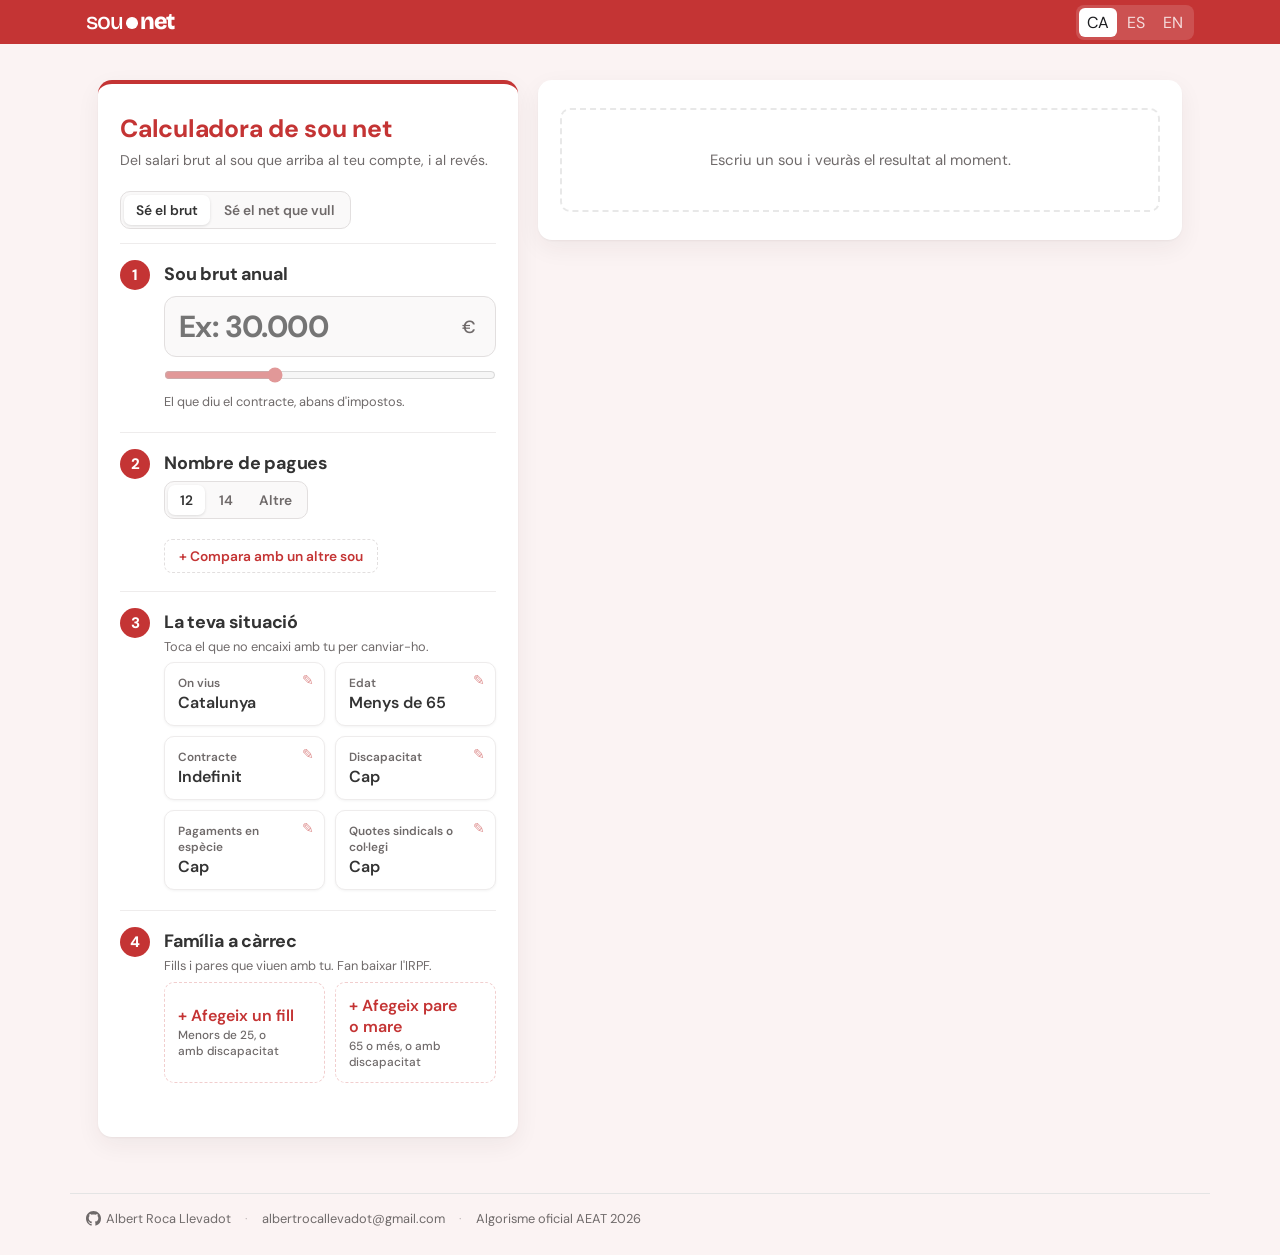
<file: frontend/index.html>
<!DOCTYPE html>
<html lang="ca">
<head>
    <meta charset="UTF-8">
    <meta name="viewport" content="width=device-width, initial-scale=1.0">
    <title>Calculadora de sou net</title>
    <meta name="description" content="Del sou brut al net (i al revés) amb l'IRPF real de 2026 i el que veuràs a la nòmina.">
    <link rel="icon" type="image/svg+xml" href="logo.svg">
    <link rel="icon" type="image/x-icon" href="logo.ico" sizes="any">
    <link rel="preconnect" href="https://fonts.googleapis.com">
    <link href="https://fonts.googleapis.com/css2?family=DM+Sans:wght@400;500;600;700;800&display=swap" rel="stylesheet">
    <link href="https://fonts.googleapis.com/css2?family=Bricolage+Grotesque:opsz,wght@12..96,500;12..96,800&text=sounet&display=swap" rel="stylesheet">
    <link rel="stylesheet" href="style.css">
</head>
<body>
    <nav class="navbar" id="navbar"></nav>

    <div class="page-wrapper">
        <div class="main-grid">
            <div class="form-panel">
                <div id="formIntro"></div>
                <form id="calcForm" onsubmit="return false" novalidate>
                    <div id="amountBlock" style="display:contents"></div>
                    <div id="profileFields" style="display:contents"></div>
                </form>
            </div>

            <div class="result-panel">
                <div class="result-placeholder" id="resultPlaceholder"></div>
                <div id="result" aria-live="polite"></div>
                <div id="walkthrough"></div>
            </div>
        </div>
    </div>

    <button type="button" class="result-dock" id="resultDock" hidden></button>

    <footer class="site-footer" id="site-footer"></footer>

    <script src="shared.js"></script>
    <script src="profile.js"></script>
    <script src="walkthrough.js"></script>
    <script src="charts.js"></script>
    <script src="app.js"></script>
</body>
</html>
</file>
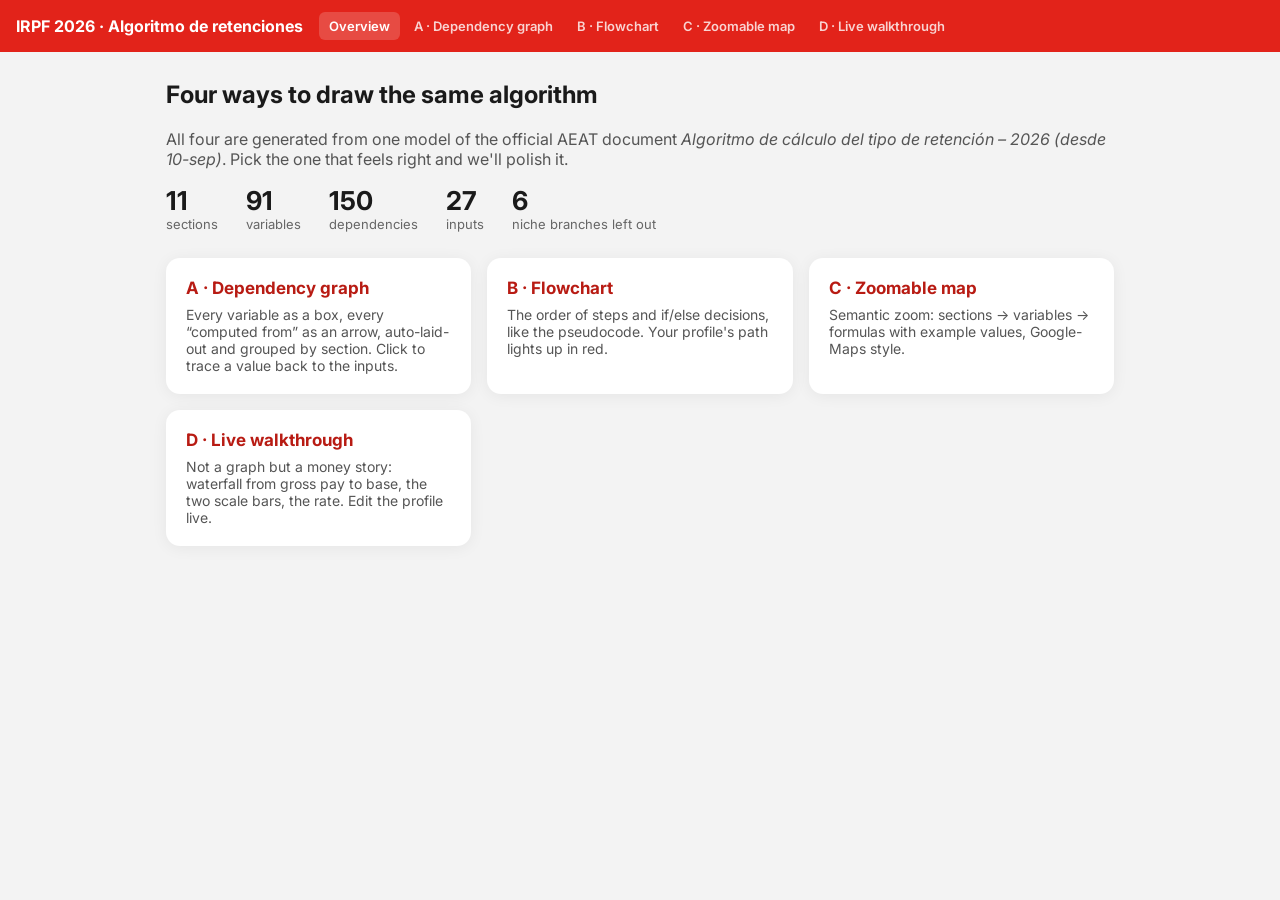
<file: frontend/algoritmo/index.html>
<!DOCTYPE html>
<html lang="en">
<head>
<meta charset="UTF-8"><meta name="viewport" content="width=device-width, initial-scale=1.0">
<title>IRPF Algorithm Diagrams</title>
<link href="https://fonts.googleapis.com/css2?family=Inter:wght@400;500;600;700&display=swap" rel="stylesheet">
<link rel="stylesheet" href="proto.css">
<style>
  main { max-width: 980px; margin: 0 auto; padding: 28px 16px; }
  .grid { display: grid; grid-template-columns: repeat(auto-fill, minmax(280px, 1fr)); gap: 16px; }
  a.tile { display: block; background: #fff; border-radius: 14px; padding: 18px; text-decoration: none; color: inherit; box-shadow: 0 2px 16px rgba(0,0,0,.06); border: 2px solid transparent; }
  a.tile:hover { border-color: var(--primary); }
  a.tile b { font-size: 17px; color: var(--primary-dark); } a.tile p { color: #555; font-size: 14px; margin: 8px 0 0; }
  .stat { display: flex; gap: 28px; margin: 16px 0 26px; flex-wrap: wrap; } .stat div { font-size: 13px; color: var(--muted); } .stat b { display: block; font-size: 26px; color: var(--text); }
</style>
</head>
<body>
<main>
  <h2 style="margin-top:0">Four ways to draw the same algorithm</h2>
  <div style="color:#555">All four are generated from one model of the official AEAT document <i>Algoritmo de cálculo del tipo de retención – 2026 (desde 10-sep)</i>. Pick the one that feels right and we'll polish it.</div>
  <div class="stat" id="stat"></div>
  <div class="grid">
    <a class="tile" href="dataflow.html"><b>A · Dependency graph</b><p>Every variable as a box, every “computed from” as an arrow, auto-laid-out and grouped by section. Click to trace a value back to the inputs.</p></a>
    <a class="tile" href="flowchart.html"><b>B · Flowchart</b><p>The order of steps and if/else decisions, like the pseudocode. Your profile's path lights up in red.</p></a>
    <a class="tile" href="zoommap.html"><b>C · Zoomable map</b><p>Semantic zoom: sections → variables → formulas with example values, Google-Maps style.</p></a>
    <a class="tile" href="waterfall.html"><b>D · Live walkthrough</b><p>Not a graph but a money story: waterfall from gross pay to base, the two scale bars, the rate. Edit the profile live.</p></a>
  </div>
</main>
<script src="data.js"></script><script src="calc.js"></script><script src="nav.js"></script>
<script>
const n = IRPF.nodes, e = n.reduce((s, x) => s + x.deps.length, 0);
document.getElementById('stat').innerHTML = `<div><b>${IRPF.stages.length}</b>sections</div><div><b>${n.length}</b>variables</div><div><b>${e}</b>dependencies</div><div><b>${n.filter(x => x.kind === 'input').length}</b>inputs</div><div><b>${Object.values(IRPF.topics).filter(t => t.excluded).length}</b>niche branches left out</div>`;
</script>
</body>
</html>
</file>
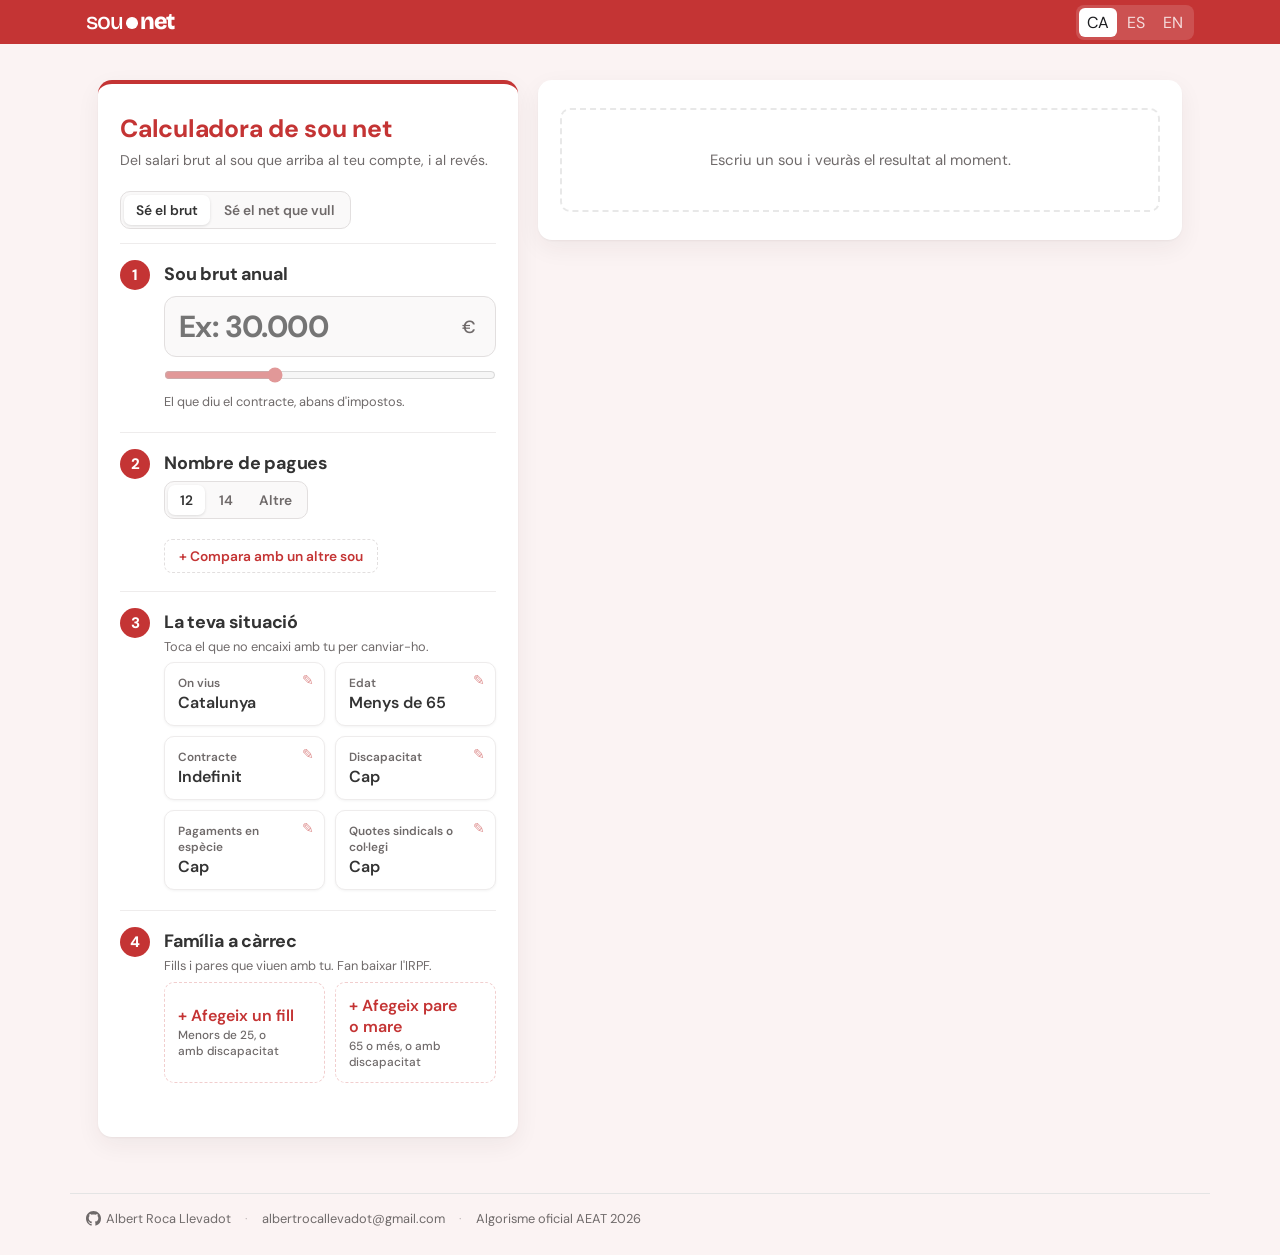
<file: frontend/increment.html>
<!DOCTYPE html>
<html lang="ca">
<head>
    <meta charset="UTF-8">
    <title>Calculadora de sou net</title>
    <!-- Pàgina antiga: ara tot és a index.html -->
    <script>location.replace('index.html' + location.search + location.hash);</script>
    <meta http-equiv="refresh" content="0; url=index.html">
</head>
<body><a href="index.html">Calculadora de sou net</a></body>
</html>
</file>
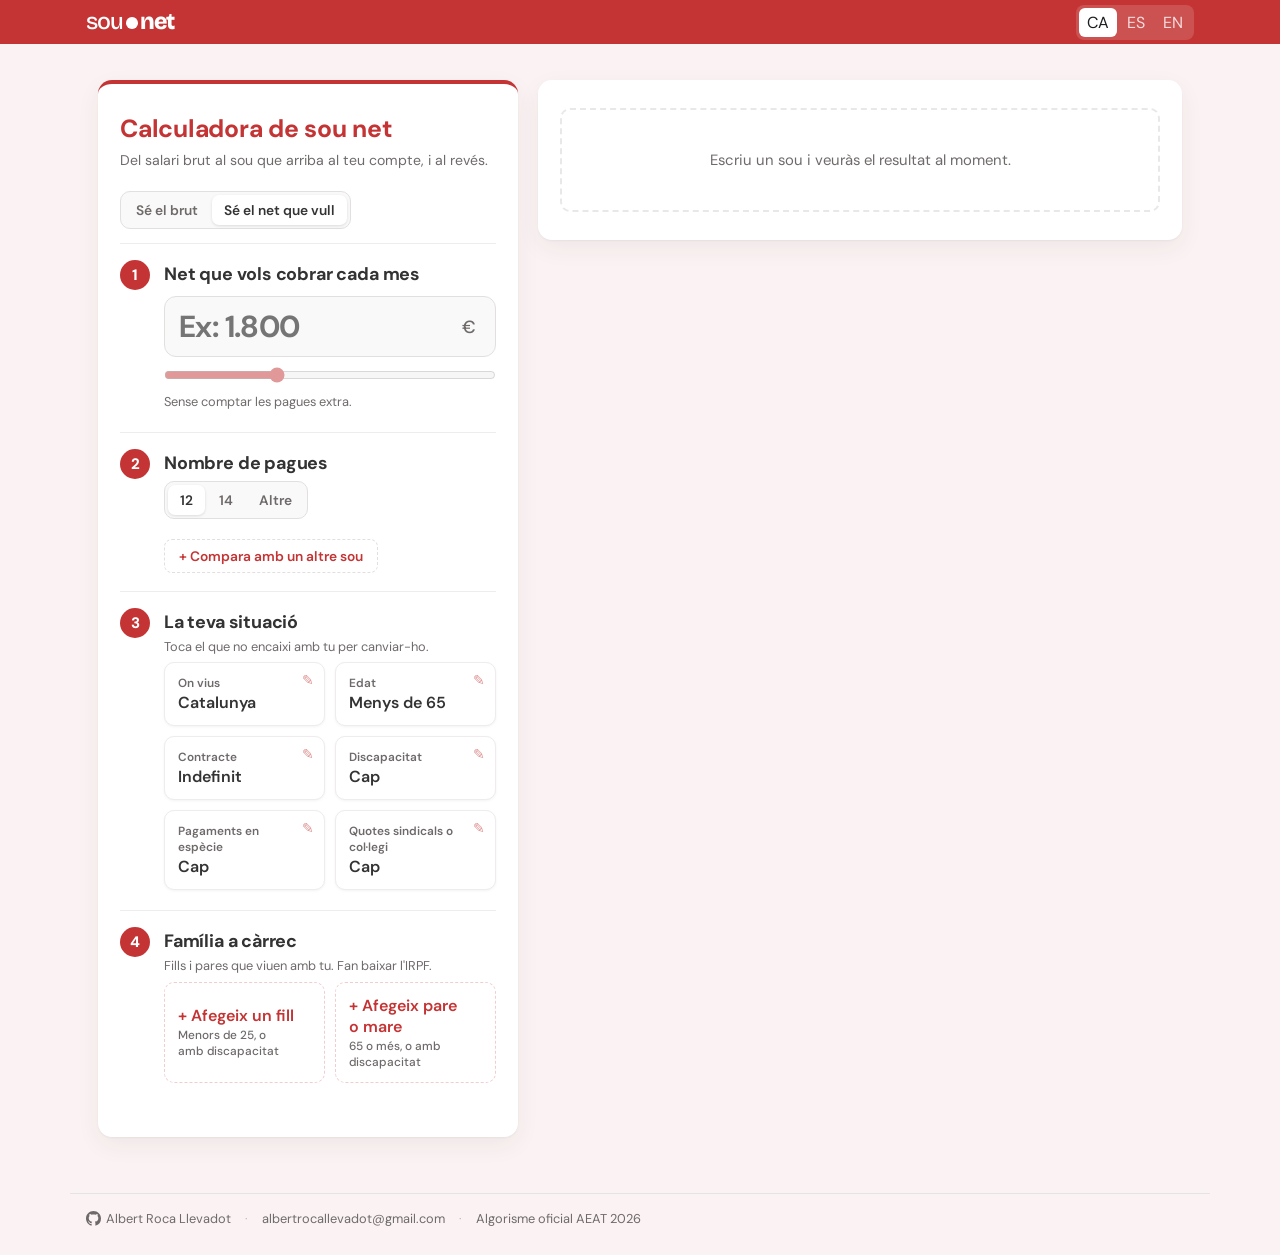
<file: frontend/net-brut.html>
<!DOCTYPE html>
<html lang="ca">
<head>
    <meta charset="UTF-8">
    <title>Calculadora de sou net</title>
    <!-- Pàgina antiga: ara tot és a index.html -->
    <script>location.replace('index.html' + (location.search || '?m=net') + location.hash);</script>
    <meta http-equiv="refresh" content="0; url=index.html">
</head>
<body><a href="index.html">Calculadora de sou net</a></body>
</html>
</file>
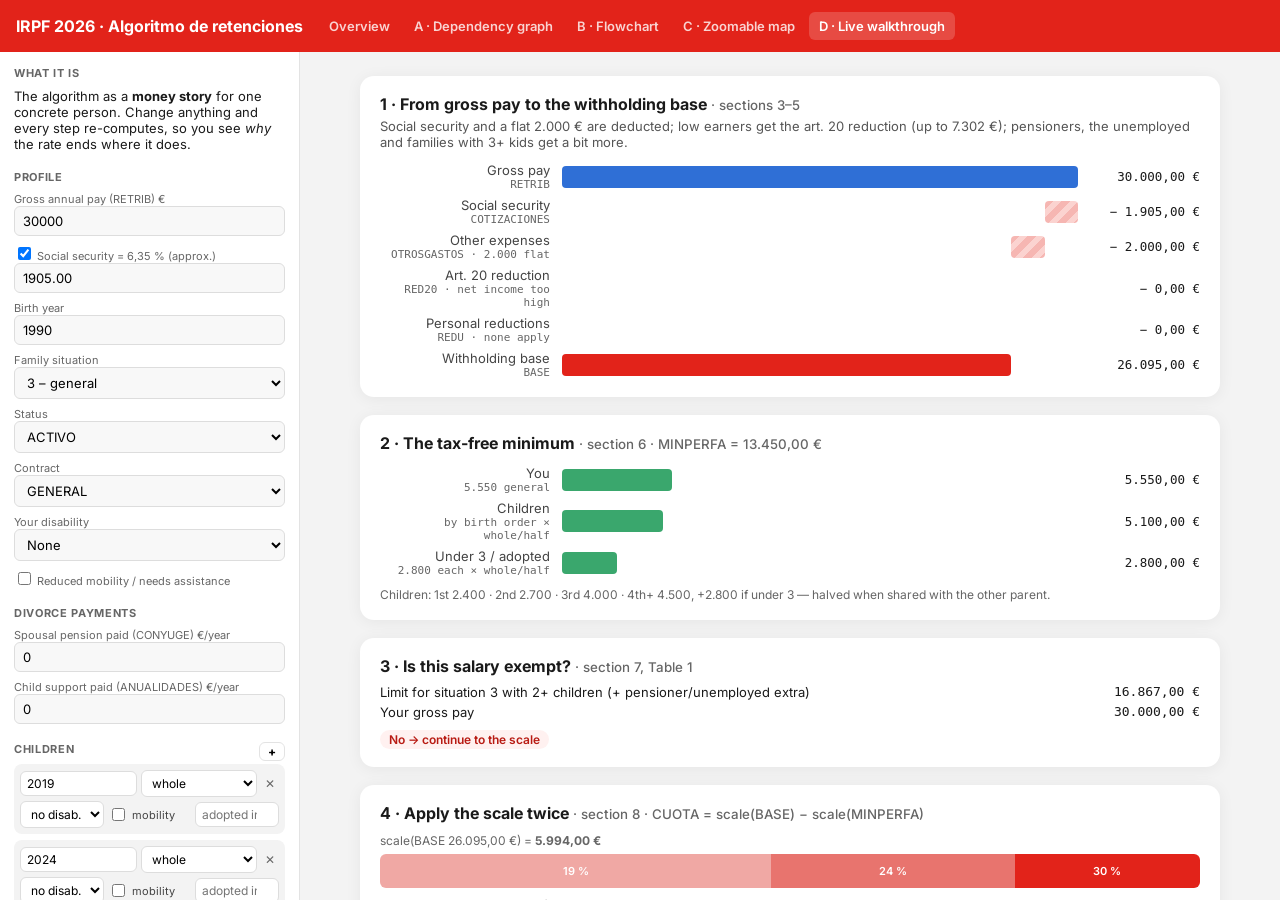
<file: frontend/algoritmo/waterfall.html>
<!DOCTYPE html>
<html lang="en">
<head>
<meta charset="UTF-8"><meta name="viewport" content="width=device-width, initial-scale=1.0">
<title>D · Live walkthrough</title>
<link href="https://fonts.googleapis.com/css2?family=Inter:wght@400;500;600;700&display=swap" rel="stylesheet">
<link rel="stylesheet" href="proto.css">
<style>
  .main { flex: 1; overflow-y: auto; padding: 24px; }
  .wrap { max-width: 860px; margin: 0 auto; }
  .card { background: #fff; border-radius: 14px; box-shadow: 0 2px 16px rgba(0,0,0,.06); padding: 18px 20px; margin-bottom: 18px; }
  .card h2 { margin: 0 0 4px; font-size: 16px; } .card h2 small { color: var(--muted); font-weight: 500; }
  .wf { display: grid; grid-template-columns: 170px 1fr 110px; gap: 6px 12px; align-items: center; margin-top: 12px; font-size: 13px; }
  .wf .lab { text-align: right; color: #444; } .wf .lab code { font-size: 11px; color: var(--muted); display: block; }
  .wf .track { position: relative; height: 22px; }
  .wf .bar { position: absolute; top: 0; height: 100%; border-radius: 4px; transition: all .35s; }
  .wf .num { font-family: var(--mono); font-size: 12.5px; text-align: right; }
  .neg { background: repeating-linear-gradient(135deg, #f6b6b2 0 6px, #fbd3d0 6px 12px); }
  .tot { background: var(--primary); } .start { background: #2f6fd6; } .min { background: #3aa76d; }
  .brk { display: flex; height: 34px; border-radius: 6px; overflow: hidden; margin: 6px 0 2px; }
  .brk div { display: flex; align-items: center; justify-content: center; font-size: 11px; color: #fff; font-weight: 600; white-space: nowrap; overflow: hidden; transition: flex .35s; }
  .rowlab { font-size: 12px; color: var(--muted); margin-top: 10px; }
  .big { font-size: 34px; font-weight: 800; color: var(--primary); }
  .kv { display: grid; grid-template-columns: 1fr auto; gap: 4px 12px; font-size: 13px; margin-top: 8px; } .kv span:nth-child(even) { font-family: var(--mono); text-align: right; }
  .f label { display: block; font-size: 11px; color: var(--muted); margin-top: 8px; }
  .person { background: var(--bg); border-radius: 8px; padding: 6px; margin-top: 6px; display: grid; grid-template-columns: 1fr 1fr auto; gap: 4px; align-items: center; font-size: 12px; }
  .person .row2 { grid-column: 1 / -1; display: grid; grid-template-columns: 1fr 1fr 1fr; gap: 4px; align-items: center; }
  .person input, .person select { padding: 4px 6px; font-size: 12px; background: #fff; }
  .person .ck { display: flex; align-items: center; gap: 4px; margin: 0; font-size: 11px; color: #444; }
  .sub { display: block; font-size: 11px; color: var(--muted); font-weight: 400; }
  .x { cursor: pointer; color: var(--muted); padding: 0 4px; }
  .pill { display: inline-block; border-radius: 99px; padding: 2px 9px; font-size: 12px; font-weight: 600; }
</style>
</head>
<body>
<div class="layout">
  <aside class="side f">
    <h3>What it is</h3>
    <div>The algorithm as a <b>money story</b> for one concrete person. Change anything and every step re-computes, so you see <i>why</i> the rate ends where it does.</div>
    <h3>Profile</h3>
    <label>Gross annual pay (RETRIB) €</label><input type="number" id="RETRIB" value="30000" step="500">
    <label><input type="checkbox" id="autoss" checked style="width:auto"> Social security = 6,35 % (approx.)</label>
    <input type="number" id="COTIZACIONES" value="1905" step="50">
    <label>Birth year</label><input type="number" id="ANYOPER" value="1990">
    <label>Family situation</label><select id="SITUFAM"><option value="3">3 – general</option><option value="2">2 – spouse earns ≤ 1.500 €</option><option value="1">1 – single parent</option></select>
    <label>Status</label><select id="SITUPER"><option>ACTIVO</option><option>PENSIONISTA</option><option>DESEMPLEADO</option></select>
    <label>Contract</label><select id="CONTRATO"><option>GENERAL</option><option value="INFERIORANYO">INFERIOR A UN AÑO</option></select>
    <label>Your disability</label><select id="DISCAPER"><option value="NO">None</option><option value="33">33–65 %</option><option value="65">≥ 65 %</option></select>
    <label><input type="checkbox" id="MOVILPER" style="width:auto"> Reduced mobility / needs assistance</label>
    <h3>Divorce payments</h3>
    <label>Spousal pension paid (CONYUGE) €/year</label><input type="number" id="CONYUGE" value="0" step="100" min="0">
    <label>Child support paid (ANUALIDADES) €/year</label><input type="number" id="ANUALIDADES" value="0" step="100" min="0">
    <h3>Children <button class="btn" id="addKid" style="float:right;padding:1px 8px">+</button></h3>
    <div id="kids"></div>
    <h3>Ascendants <button class="btn" id="addAsc" style="float:right;padding:1px 8px">+</button></h3>
    <div id="ascs"></div>
  </aside>
  <main class="main"><div class="wrap" id="out"></div></main>
</div>
<script src="data.js"></script><script src="calc.js"></script><script src="nav.js"></script>
<script>
let kids = [{ year: 2019, entero: true, disc: 'NO' }, { year: 2024, entero: true, disc: 'NO' }], ascs = [];
const $ = id => document.getElementById(id);
const eur = v => (+v).toLocaleString('es-ES', { minimumFractionDigits: 2, maximumFractionDigits: 2, useGrouping: 'always' }) + ' €';
const BCOL = ['#f0a8a4', '#e8746e', '#e2231a', '#b81b13', '#7d120d', '#4a0a07'];

const DISC = d => `<option value="NO" ${d === 'NO' ? 'selected' : ''}>no disab.</option><option value="33" ${d === '33' ? 'selected' : ''}>33–65 %</option><option value="65" ${d === '65' ? 'selected' : ''}>≥ 65 %</option>`;
function people() {
  $('kids').innerHTML = kids.map((k, i) => `<div class="person">
    <input type="number" value="${k.year}" title="birth year" data-k="${i}" data-f="year">
    <select data-k="${i}" data-f="entero"><option value="1" ${k.entero ? 'selected' : ''}>whole</option><option value="0" ${k.entero ? '' : 'selected'}>half (shared)</option></select><span class="x" data-dk="${i}">✕</span>
    <div class="row2"><select data-k="${i}" data-f="disc">${DISC(k.disc)}</select>
    <label class="ck"><input type="checkbox" data-k="${i}" data-f="movil" ${k.movil ? 'checked' : ''}>mobility</label>
    <input type="number" placeholder="adopted in" title="adoption / foster year (optional)" value="${k.adopt || ''}" data-k="${i}" data-f="adopt"></div></div>`).join('') || '<i style="color:#999">none</i>';
  $('ascs').innerHTML = ascs.map((a, i) => `<div class="person">
    <input type="number" value="${a.year}" title="birth year" data-a="${i}" data-f="year">
    <input type="number" min="1" value="${a.conv}" title="number of descendants the ascendant lives with" data-a="${i}" data-f="conv"><span class="x" data-da="${i}">✕</span>
    <div class="row2"><select data-a="${i}" data-f="disc">${DISC(a.disc)}</select>
    <label class="ck"><input type="checkbox" data-a="${i}" data-f="movil" ${a.movil ? 'checked' : ''}>mobility</label><span></span></div></div>`).join('') || '<i style="color:#999">none</i>';
  const val = e => e.type === 'checkbox' ? e.checked : e.dataset.f === 'entero' ? e.value === '1' : e.dataset.f === 'disc' ? e.value : (+e.value || 0);
  document.querySelectorAll('[data-k]').forEach(e => e.onchange = () => { kids[e.dataset.k][e.dataset.f] = val(e); go(); });
  document.querySelectorAll('[data-a]').forEach(e => e.onchange = () => { const v = val(e); ascs[e.dataset.a][e.dataset.f] = e.dataset.f === 'conv' ? Math.max(1, v) : v; go(); });
  document.querySelectorAll('[data-dk]').forEach(e => e.onclick = () => { kids.splice(e.dataset.dk, 1); people(); go(); });
  document.querySelectorAll('[data-da]').forEach(e => e.onclick = () => { ascs.splice(e.dataset.da, 1); people(); go(); });
}
$('addKid').onclick = () => { kids.push({ year: 2015, entero: true, disc: 'NO' }); people(); go(); };
$('addAsc').onclick = () => { ascs.push({ year: 1950, conv: 1, disc: 'NO', movil: false }); people(); go(); };

function brackets(x) {
  const S = IRPFcalc.SCALE, out = [];
  for (let i = 0; i < S.length; i++) { const lo = S[i][0], hi = S[i + 1] ? S[i + 1][0] : Infinity; if (x > lo) out.push({ i, amt: Math.min(x, hi) - lo, rate: S[i][2] }); }
  return out;
}
function brkBar(x, max) {
  const b = brackets(x);
  return `<div class="brk" style="width:${Math.max(4, x / max * 100)}%">${b.map(s => `<div style="flex:${s.amt};background:${BCOL[s.i]}" title="${eur(s.amt)} × ${s.rate * 100} %">${(s.rate * 100).toFixed(0)} %</div>`).join('')}</div>`;
}

function go() {
  if ($('autoss').checked) $('COTIZACIONES').value = (+$('RETRIB').value * 0.0635).toFixed(2);
  const p = { RETRIB: +$('RETRIB').value, COTIZACIONES: +$('COTIZACIONES').value, ANYOPER: +$('ANYOPER').value, SITUFAM: +$('SITUFAM').value,
    SITUPER: $('SITUPER').value, CONTRATO: $('CONTRATO').value, DISCAPER: $('DISCAPER').value, MOVILPER: $('MOVILPER').checked,
    CONYUGE: +$('CONYUGE').value || 0, ANUALIDADES: +$('ANUALIDADES').value || 0,
    children: kids.map(k => ({ ...k })), ascendants: ascs.map(a => ({ ...a })) };
  const v = IRPFcalc.run(p), R = p.RETRIB;
  // waterfall
  const steps = [
    ['Gross pay', 'RETRIB', R, 'start'],
    ['Social security', 'COTIZACIONES', -p.COTIZACIONES],
    ['Other expenses', 'OTROSGASTOS', -v.OTROSGASTOS, null, v.INCREGASDISTRA ? `2.000 + ${eur(v.INCREGASDISTRA)} disabled worker` : '2.000 flat'],
    ['Art. 20 reduction', 'RED20', -v.RED20, null, v.RED20 ? 'net income ≤ 19.747,50' : 'net income too high'],
    ['Personal reductions', 'REDU', -(v.RNTREDU - v.BASE), null, [v.PENSION && 'pensioner 600', v.DESEM && 'unemployed 1.200', v.HIJOS && '3+ children 600', p.CONYUGE && 'spousal pension ' + eur(p.CONYUGE)].filter(Boolean).join(' · ') || 'none apply'],
    ['Withholding base', 'BASE', v.BASE, 'tot'],
  ];
  let run = 0;
  const wf = steps.map(([l, c, val, t, sub]) => {
    let left, w;
    if (t) { left = 0; w = val; run = val; } else { w = -val; run += val; left = run; }
    return `<div class="lab">${l}<code>${c}${sub ? ' · ' + sub : ''}</code></div><div class="track"><div class="bar ${t || 'neg'}" style="left:${left / R * 100}%;width:${Math.max(0, w) / R * 100}%"></div></div><div class="num">${t ? '' : '− '}${eur(Math.abs(val))}</div>`;
  }).join('');

  const minParts = [
    ['You', v.MINCON, v.PER65 ? `5.550 + ${v.PER75 ? '1.150 + 1.400 (≥ 75)' : '1.150 (≥ 65)'}` : '5.550 general'],
    ['Children', v.MINDESG, 'by birth order × whole/half'],
    ['Under 3 / adopted', v.MINDES3, '2.800 each × whole/half'],
    ['Ascendants', v.MINAS, '1.150 (+1.400 ≥ 75) ÷ people sharing'],
    ['Your disability', v.MINDISC, '3.000 / 9.000 (+3.000 assistance)'],
    ['Family disability', v.MDISDEAS, 'children × weight, ascendants ÷ sharing'],
  ].filter(x => x[1] > 0);
  const anu = p.ANUALIDADES > 0 && v.BASE - p.ANUALIDADES > 0;
  const maxB = Math.max(v.BASE, v.MINPERFA + (anu ? 1980 : 0), 1);
  const preCap = Math.max(0, v.CUOTA1 - v.CUOTA2);
  const capped = typeof v.LIMITE === 'number' && preCap > v.LIMITE && !v.EXENTOS;

  $('out').innerHTML = `
  <div class="card"><h2>1 · From gross pay to the withholding base <small>· sections 3–5</small></h2>
    <div style="font-size:13px;color:#555">Social security and a flat 2.000 € are deducted; low earners get the art. 20 reduction (up to 7.302 €); pensioners, the unemployed and families with 3+ kids get a bit more.</div>
    <div class="wf">${wf}</div></div>

  <div class="card"><h2>2 · The tax-free minimum <small>· section 6 · MINPERFA = ${eur(v.MINPERFA)}</small></h2>
    <div class="wf">${minParts.map(([l, x, sub]) => `<div class="lab">${l}<code>${sub}</code></div><div class="track"><div class="bar min" style="left:0;width:${x / maxB * 100}%"></div></div><div class="num">${eur(x)}</div>`).join('')}</div>
    ${v.MINDES ? `<div class="rowlab">Children: 1st 2.400 · 2nd 2.700 · 3rd 4.000 · 4th+ 4.500, +2.800 if under 3 — halved when shared with the other parent.</div>` : ''}</div>

  <div class="card"><h2>3 · Is this salary exempt? <small>· section 7, Table 1</small></h2>
    <div class="kv"><span>Limit for situation ${p.SITUFAM} with ${Math.min(v.NUMDES, 2)}${v.NUMDES >= 2 ? '+' : ''} children (+ pensioner/unemployed extra)</span><span>${typeof v.TABLA1 === 'number' ? eur(v.TABLA1 + v.PENSION + v.DESEM) : 'n/a'}</span>
    <span>Your gross pay</span><span>${eur(R)}</span></div>
    <div style="margin-top:8px"><span class="pill" style="background:${v.EXENTOS ? '#e5f6ec;color:#1f7a47' : '#fff1f0;color:#b81b13'}">${v.EXENTOS ? 'Yes → no withholding (cuota = 0)' : 'No → continue to the scale'}</span></div></div>

  <div class="card"><h2>4 · Apply the scale twice <small>· section 8 · CUOTA = scale(BASE) − scale(MINPERFA)</small></h2>
    ${anu ? `<div class="rowlab">Child support splits the base: scale(BASE − ANUALIDADES ${eur(v.BASE - p.ANUALIDADES)}) + scale(ANUALIDADES ${eur(p.ANUALIDADES)}) = <b>${eur(v.CUOTA1)}</b> — both halves restart at 19 %</div>${brkBar(v.BASE - p.ANUALIDADES, maxB)}${brkBar(p.ANUALIDADES, maxB)}`
      : `<div class="rowlab">scale(BASE ${eur(v.BASE)}) = <b>${eur(v.CUOTA1)}</b></div>${brkBar(v.BASE, maxB)}`}
    <div class="rowlab">scale(MINPERFA ${eur(v.MINPERFA)}${anu ? ' + 1.980' : ''}) = <b>${eur(v.CUOTA2)}</b> — the minimum is “taxed” at the lowest brackets and given back</div>${brkBar(v.MINPERFA + (anu ? 1980 : 0), maxB)}
    <div class="kv"><span>Difference</span><span>${eur(preCap)}</span>
    ${typeof v.LIMITE === 'number' ? `<span>43 % cap (pay ≤ 35.200): 0,43 × (pay − Table 1 limit)</span><span>${eur(Math.max(0, v.LIMITE))}${capped ? ' ← applies' : ''}</span>` : ''}
    <span><b>CUOTA</b></span><span><b>${eur(v.CUOTA)}</b></span></div></div>

  <div class="card"><h2>5 · The rate <small>· section 9</small></h2>
    <div class="kv"><span>CUOTA / RETRIB × 100, truncated to 2 decimals</span><span>${v.TIPORAW.toFixed(2)} %</span>
    ${v.TIPO !== v.TIPORAW ? `<span>Contract floor (${p.CONTRATO === 'ESPECIAL' ? '15 %' : '2 %'})</span><span>${v.TIPO.toFixed(2)} %</span>` : ''}</div>
    <div style="display:flex;gap:40px;margin-top:12px;align-items:baseline"><div><div class="rowlab">TIPO</div><div class="big">${v.TIPO.toFixed(2)} %</div></div>
    <div><div class="rowlab">IMPORTE (per year)</div><div class="big" style="font-size:26px">${eur(v.IMPORTE)}</div></div>
    <div><div class="rowlab">per month (×14)</div><div class="big" style="font-size:22px;color:#555">${eur(v.IMPORTE / 14)}</div></div></div></div>`;
}
document.querySelectorAll('aside input, aside select').forEach(e => e.addEventListener('input', go));
people(); go();
</script>
</body>
</html>
</file>
<file: frontend/style.css>
:root {
    /* Paleta "Refined": vermell a l'estil de Softcatalà, reservat per a la marca i per als impostos */
    --primary: #c43434;
    --primary-dark: #a12a2a;
    --primary-light: #fbf2f1;
    --primary-border: #efd3d0;
    --ink: #333333;
    --bg: #f5f4f3;
    --card: #ffffff;
    --shadow: 0 1px 2px rgba(51,40,40,0.05), 0 8px 24px rgba(51,40,40,0.06);
    --radius: 14px;
    --input-bg: #faf9f9;
    --input-border: #e2dfdf;
    --line: #eeecec;
    --text: #333333;
    --text-muted: #6f6a6a;
    --soft: #f8f7f6;
    --navbar-h: 50px;
    --c-net: #2f7a5f;
    --c-ss: #d9a03f;
    --c-irpf: #c43434;
    --c-esp: #8a8f98;
}

*, *::before, *::after { box-sizing: border-box; }

html, body {
    margin: 0;
    padding: 0;
    min-height: 100vh;
    font-family: 'DM Sans', Helvetica, Arial, sans-serif;
    background: var(--bg);
    color: var(--text);
}

/* ---- Navbar ---- */
.navbar {
    background: var(--primary);
    position: sticky;
    top: 0;
    z-index: 100;
    box-shadow: 0 2px 8px rgba(0,0,0,0.2);
}
.navbar-inner {
    max-width: 1140px;
    margin: 0 auto;
    display: flex;
    align-items: center;
    justify-content: space-between;
    padding: 0 16px;
}
.navbar-links {
    display: flex;
    align-items: center;
    min-width: 0;
}
.navbar a {
    color: rgba(255,255,255,0.8);
    text-decoration: none;
    font-weight: 600;
    font-size: 0.93em;
    padding: 0.8em 1.1em;
    border-bottom: 3px solid transparent;
    transition: color 0.15s, border-color 0.15s;
    display: inline-block;
    letter-spacing: 0.01em;
    white-space: nowrap;
}
.navbar a.active,
.navbar a:hover {
    color: #fff;
    border-bottom-color: rgba(255,255,255,0.6);
}
@media (max-width: 480px) {
    .navbar-inner { padding: 0 6px; }
    .navbar a { font-size: 0.84em; padding: 0.95em 0.65em; }
}

/* ---- Page layout ---- */
.page-wrapper {
    max-width: 1140px;
    margin: 0 auto;
    padding: 24px 16px 56px;
}

/* Evita que la navbar sticky tapi l'inici dels resultats en fer scroll */
.result-panel { scroll-margin-top: calc(var(--navbar-h) + 16px); }

.main-grid {
    display: flex;
    flex-direction: column;
    gap: 20px;
}

@media (min-width: 768px) and (orientation: landscape),
       (min-width: 1024px) {
    .page-wrapper { padding: 36px 28px 56px; }
    .main-grid { flex-direction: row; align-items: flex-start; }
    .form-panel { flex: 0 0 420px; }
    .result-panel {
        flex: 1 1 0;
        min-width: 0;
        position: sticky;
        top: calc(var(--navbar-h) + 14px);
        max-height: calc(100vh - var(--navbar-h) - 28px);
        overflow-y: auto;
    }
}

/* ---- Panels ---- */
.form-panel,
.result-panel {
    background: var(--card);
    border-radius: var(--radius);
    box-shadow: var(--shadow);
    padding: 28px 22px;
}

h1 {
    color: var(--primary);
    font-size: 1.55em;
    font-weight: 700;
    margin: 0 0 22px 0;
    letter-spacing: -0.01em;
}
h1:has(+ .page-subtitle) { margin-bottom: 6px; }

.page-subtitle {
    margin: 0 0 22px 0;
    font-size: 0.88em;
    color: var(--text-muted);
    font-weight: 400;
}

/* ---- Empty state ---- */
.result-placeholder {
    color: var(--text-muted);
    text-align: center;
    padding: 40px 16px;
    font-size: 0.93em;
    border: 2px dashed #e8e8e8;
    border-radius: 10px;
}

/* ---- Form ---- */
form {
    display: flex;
    flex-direction: column;
    gap: 16px;
}

.form-row {
    display: flex;
    flex-direction: column;
    gap: 6px;
}

label {
    font-weight: 500;
    font-size: 0.88em;
    color: #444;
    display: block;
    letter-spacing: 0.01em;
}
.req { color: var(--primary); }

.group-title {
    font-weight: 600;
    font-size: 0.9em;
    margin-bottom: 6px;
}
.group-title + .field-hint { margin-bottom: 8px; }

.grup-collapsed {
    background: var(--input-bg);
    border: 1.5px solid var(--input-border);
    border-radius: 8px;
    padding: 10px 12px;
    font-size: 0.9em;
    color: var(--text-muted);
}
.grup-collapsed[hidden], select[hidden], .field-hint[hidden], .form-row[hidden] { display: none; }
.grup-ok { color: #1a7f37; font-weight: 700; margin-right: 4px; }

input[type="number"],
input[type="text"],
select {
    width: 100%;
    padding: 10px 12px;
    border-radius: 8px;
    border: 1.5px solid var(--input-border);
    background: var(--input-bg);
    font-size: 0.97rem;
    font-family: inherit;
    color: var(--text);
    transition: border-color 0.15s, box-shadow 0.15s;
    outline: none;
}
input[type="number"]:focus,
input[type="text"]:focus,
select:focus {
    border-color: var(--primary);
    box-shadow: 0 0 0 3px rgba(226,35,26,0.1);
}

/* Camp d'import amb sufix € */
.input-affix { position: relative; }
.input-affix input {
    padding-right: 48px;
    font-variant-numeric: tabular-nums;
}
.money-unit {
    position: absolute;
    right: 6px;
    top: 50%;
    transform: translateY(-50%);
    min-width: 34px;
    padding: 3px 7px;
    border: 1px solid transparent;
    border-radius: 6px;
    background: transparent;
    color: var(--text-muted);
    font: inherit;
    font-weight: 500;
    line-height: normal;
    cursor: pointer;
    transition: background 0.15s, border-color 0.15s, color 0.15s;
}
.money-unit:hover { border-color: var(--input-border); color: var(--text); }
.money-unit[aria-pressed="true"] { color: var(--text); border-color: var(--input-border); }

/* ---- Pills ---- */
.pill-group {
    display: flex;
    flex-wrap: wrap;
    gap: 8px;
}
.pill {
    padding: 7px 16px;
    border-radius: 20px;
    border: 1.5px solid var(--input-border);
    background: var(--input-bg);
    cursor: pointer;
    font-weight: 500;
    font-size: 0.88em;
    transition: background 0.15s, border-color 0.15s, color 0.15s;
    user-select: none;
    font-family: inherit;
    color: var(--text);
    line-height: normal;
}
input[type="number"].pagues-other {
    width: 80px;
    padding: 6px 10px;
    border-radius: 20px;
}
.pill:hover:not(.selected) { border-color: #c4c4c4; }
.pill.selected {
    background: var(--primary);
    color: #fff;
    border-color: var(--primary);
}
.pill:focus-visible,
.btn-submit:focus-visible,
.add-btn:focus-visible,
.remove-btn:focus-visible {
    outline: 2px solid var(--primary);
    outline-offset: 2px;
}

/* ---- Toggle switch ---- */
.switch {
    display: inline-flex;
    align-items: center;
    gap: 10px;
    cursor: pointer;
    font-size: 0.88em;
    font-weight: 500;
}
.switch input[type="checkbox"] { position: absolute; opacity: 0; width: 1px; height: 1px; }
.switch input[type="checkbox"]:focus-visible + .slider { outline: 2px solid var(--primary); outline-offset: 2px; }
.slider {
    width: 38px;
    height: 22px;
    background: #ccc;
    border-radius: 12px;
    position: relative;
    transition: background 0.2s;
    flex-shrink: 0;
}
.slider::before {
    content: '';
    position: absolute;
    left: 3px;
    top: 3px;
    width: 16px;
    height: 16px;
    background: #fff;
    border-radius: 50%;
    transition: transform 0.2s;
    box-shadow: 0 1px 2px rgba(0,0,0,0.2);
}
.switch input[type="checkbox"]:checked + .slider { background: var(--primary); }
.switch input[type="checkbox"]:checked + .slider::before { transform: translateX(16px); }

/* ---- Accordion ---- */
details {
    border: 1.5px solid var(--input-border);
    border-radius: 10px;
    overflow: hidden;
}
summary {
    font-weight: 600;
    font-size: 0.9em;
    color: var(--primary);
    padding: 11px 14px;
    cursor: pointer;
    list-style: none;
    display: flex;
    align-items: center;
    gap: 8px;
    user-select: none;
    letter-spacing: 0.01em;
    transition: background 0.15s;
}
summary:hover { background: var(--primary-light); }
summary::-webkit-details-marker { display: none; }
summary:focus-visible { outline: 2px solid var(--primary); outline-offset: -2px; border-radius: 10px; }
summary::before {
    content: '';
    width: 7px;
    height: 7px;
    border-right: 2px solid currentColor;
    border-bottom: 2px solid currentColor;
    transform: rotate(-45deg);
    transition: transform 0.2s;
    margin: 0 3px 0 1px;
    flex-shrink: 0;
}
details[open] > summary::before { transform: rotate(45deg) translate(-2px, -1px); }
.group-content {
    padding: 12px 14px 16px;
    display: flex;
    flex-direction: column;
    gap: 14px;
    border-top: 1px solid var(--input-border);
    background: #fafafa;
}
details[open] > .group-content { animation: slide-down 0.22s ease-out; }
@keyframes slide-down {
    from { opacity: 0; transform: translateY(-6px); }
    to   { opacity: 1; transform: none; }
}

/* ---- Person cards (situació familiar) ---- */
.person-list {
    display: flex;
    flex-direction: column;
    gap: 10px;
}
.person-list:empty { display: none; }
.person-card {
    border: 1.5px solid var(--input-border);
    border-radius: 10px;
    padding: 12px 12px 14px;
    background: #fff;
    display: flex;
    flex-direction: column;
    gap: 11px;
    animation: fade-in 0.2s ease-out;
}
.person-card-head {
    display: flex;
    justify-content: space-between;
    align-items: center;
    font-weight: 600;
    font-size: 0.86em;
    color: #444;
}
.mini-row {
    display: flex;
    flex-direction: column;
    gap: 6px;
}
.mini-label {
    font-size: 0.82em;
    color: var(--text-muted);
    font-weight: 500;
}
.field-hint {
    font-size: 0.8em;
    color: var(--text-muted);
    line-height: 1.45;
}

/* ---- Buttons ---- */
.btn-submit {
    background: var(--primary);
    color: #fff;
    border: none;
    border-radius: 9px;
    padding: 13px 24px;
    font-size: 1em;
    font-family: inherit;
    font-weight: 700;
    cursor: pointer;
    transition: background 0.15s;
    width: 100%;
    margin-top: 6px;
    letter-spacing: 0.02em;
    display: inline-flex;
    align-items: center;
    justify-content: center;
    gap: 10px;
}
.btn-submit:hover { background: var(--primary-dark); }
.btn-submit:disabled { opacity: 0.75; cursor: progress; }
.btn-submit:disabled:hover { background: var(--primary); }

.spinner {
    width: 16px;
    height: 16px;
    border: 2px solid rgba(255,255,255,0.4);
    border-top-color: #fff;
    border-radius: 50%;
    animation: spin 0.7s linear infinite;
}
@keyframes spin { to { transform: rotate(360deg); } }

.add-btn {
    align-self: flex-start;
    margin-top: 10px;
    background: transparent;
    color: var(--primary);
    border: 1.5px dashed var(--primary-border);
    border-radius: 8px;
    padding: 7px 14px;
    font-size: 0.86em;
    font-family: inherit;
    font-weight: 600;
    cursor: pointer;
    transition: background 0.15s, border-color 0.15s;
}
.add-btn:hover { background: var(--primary-light); border-color: var(--primary); }

.remove-btn {
    width: 28px;
    height: 28px;
    display: inline-flex;
    align-items: center;
    justify-content: center;
    background: transparent;
    color: #999;
    border: none;
    border-radius: 50%;
    font-size: 1.25em;
    line-height: 1;
    cursor: pointer;
    font-family: inherit;
    transition: background 0.15s, color 0.15s;
}
.remove-btn:hover { background: var(--primary-light); color: var(--primary); }

/* ---- Resultats ---- */
#result:not(:empty) { animation: fade-in 0.3s ease-out; }
#result { transition: opacity 0.2s; }
#result.is-loading { opacity: 0.55; }
.result-placeholder[hidden] { display: none; }
@keyframes fade-in {
    from { opacity: 0; transform: translateY(4px); }
    to   { opacity: 1; transform: none; }
}

.result-hero {
    background: var(--primary-light);
    border: 1px solid var(--primary-border);
    border-radius: 12px;
    padding: 18px 20px;
    margin-bottom: 22px;
}
.result-hero-label,
.result-section-title {
    font-size: 0.74em;
    font-weight: 700;
    letter-spacing: 0.07em;
    text-transform: uppercase;
    color: var(--primary);
}
.result-hero-value {
    font-size: 2.15em;
    font-weight: 700;
    letter-spacing: -0.02em;
    line-height: 1.15;
    margin: 4px 0 2px;
    font-variant-numeric: tabular-nums;
}
.result-hero-sub {
    font-size: 0.85em;
    color: var(--text-muted);
    font-variant-numeric: tabular-nums;
}

.result-hero-pair {
    display: grid;
    grid-template-columns: minmax(0, 1.5fr) minmax(0, 1fr);
    gap: 16px;
    align-items: end;
}
.result-hero-side {
    border-left: 1px solid var(--primary-border);
    padding-left: 16px;
}
.result-hero-side-label {
    font-size: 0.8em;
    color: var(--text-muted);
}
.result-hero-side-value {
    font-size: 1.3em;
    font-weight: 600;
    margin: 2px 0;
    font-variant-numeric: tabular-nums;
}
@media (max-width: 480px) {
    .result-hero-pair { grid-template-columns: 1fr; gap: 12px; }
    .result-hero-side { border-left: none; border-top: 1px solid var(--primary-border); padding: 12px 0 0; }
}

.result-section + .result-section { margin-top: 22px; }
.result-section-title {
    padding-bottom: 6px;
    border-bottom: 2px solid var(--primary-border);
}
.result-table {
    width: 100%;
    border-collapse: collapse;
    font-size: 0.92em;
    font-variant-numeric: tabular-nums;
}
.result-table td {
    padding: 7px 0;
    border-bottom: 1px solid var(--line);
    vertical-align: top;
}
.result-table td.amount {
    text-align: right;
    white-space: nowrap;
    padding-left: 12px;
}
.result-table tr.sub td { color: var(--text-muted); font-size: 0.92em; padding: 4px 0; }
.result-table tr.sub td:first-child { padding-left: 14px; }
.result-table tr.minus td:first-child { color: var(--text-muted); }
.result-table tr.total td {
    font-weight: 700;
    border-top: 1.5px solid #d6d6d6;
    border-bottom: none;
}
.result-table tr:last-child td { border-bottom: none; }
.amount-secondary {
    display: block;
    font-size: 0.86em;
    font-weight: 500;
    color: var(--text-muted);
}

.result-skeleton { display: flex; flex-direction: column; gap: 12px; }
.result-skeleton div {
    height: 14px;
    border-radius: 6px;
    background: linear-gradient(90deg, #f0f0f0 25%, #e6e6e6 50%, #f0f0f0 75%);
    background-size: 200% 100%;
    animation: shimmer 1.2s linear infinite;
}
.result-skeleton .sk-hero { height: 86px; border-radius: 12px; margin-bottom: 10px; }
.result-skeleton div:nth-child(3n) { width: 70%; }
.result-skeleton div:nth-child(3n+1):not(.sk-hero) { width: 85%; }
@keyframes shimmer { to { background-position: -200% 0; } }

.result-error {
    color: #b02a37;
    background: #fdf0f1;
    border: 1px solid #f5c6cb;
    border-radius: 10px;
    padding: 12px 14px;
    font-size: 0.92em;
}

/* ---- Mobile ---- */
@media (max-width: 480px) {
    .form-panel, .result-panel { padding: 20px 14px; }
    h1 { font-size: 1.3em; }
    .result-hero-value { font-size: 1.85em; }
}

/* ---- Footer ---- */
.site-footer {
    max-width: 1140px;
    margin: 0 auto;
    padding: 16px 16px 28px;
    display: flex;
    align-items: center;
    flex-wrap: wrap;
    gap: 8px 14px;
    color: var(--text-muted);
    font-size: 0.8em;
    border-top: 1px solid #e4e4e4;
}
.site-footer a {
    color: var(--text-muted);
    text-decoration: none;
    display: inline-flex;
    align-items: center;
    gap: 5px;
    transition: color 0.15s;
}
.site-footer a:hover { color: var(--primary); }
.site-footer .sep { opacity: 0.4; }
@media (max-width: 420px) {
    .footer-email { display: none; }
    .site-footer .sep { display: none; }
}

@media (prefers-reduced-motion: reduce) {
    *, *::before, *::after { animation: none !important; transition: none !important; }
}

/* ==== Walkthrough (pas a pas de l'algorisme oficial) ==== */
.wt { margin-top: 22px; display: flex; flex-direction: column; gap: 14px; }
.wt-head { padding: 2px 2px 0; }
.wt-title { font-weight: 700; font-size: 1.05em; }
.wt-subtitle { font-size: 0.85em; color: var(--text-muted); margin-top: 2px; }
.wt-subtitle a { color: var(--primary); }
.wt-card { background: #f8f8f8; border: 1px solid #eee; border-radius: 12px; padding: 14px 16px; }
.wt-h { font-weight: 700; font-size: 0.95em; }
.wt-h span { color: var(--text-muted); font-weight: 500; }
.wt-p { font-size: 0.84em; color: #555; margin-top: 2px; line-height: 1.5; }
.wt-wf { display: grid; grid-template-columns: minmax(110px, 160px) 1fr auto; gap: 6px 10px; align-items: center; margin-top: 10px; font-size: 0.85em; line-height: 1.25; }
.wt-lab { text-align: right; color: #333; }
.wt-lab code { display: block; font-size: 0.78em; color: #888; }
.wt-track { position: relative; height: 18px; background: #efefef; border-radius: 4px; }
.wt-bar { position: absolute; top: 0; height: 100%; border-radius: 4px; transition: all .35s; }
.wt-num { font-family: ui-monospace, Menlo, Consolas, monospace; font-size: 0.92em; text-align: right; white-space: nowrap; }
.wt-neg { background: repeating-linear-gradient(135deg, #f6b6b2 0 6px, #fbd3d0 6px 12px); }
.wt-tot { background: var(--primary); }
.wt-start { background: #2f6fd6; }
.wt-min { background: #3aa76d; }
.wt-ghost { position: absolute; top: -3px; bottom: -3px; width: 2px; margin-left: -1px; background: #1a1a1a; border-radius: 1px; }
.wt-d { display: block; font-size: 0.82em; }
.wt-up, .wt-down { color: #444; font-weight: 600; } .wt-same { color: #999; }
.wt-h .wt-d, .wt-rowlab .wt-d, .wt-kv .wt-d { display: inline; margin-left: 6px; }
.wt-rowlab { font-size: 0.82em; color: #666; margin-top: 10px; }
.wt-brkwrap { position: relative; }
.wt-brk { display: flex; height: 26px; border-radius: 6px; overflow: hidden; margin-top: 4px; }
.wt-brk div { display: flex; align-items: center; justify-content: center; font-size: 0.72em; color: #fff; font-weight: 600; white-space: nowrap; overflow: hidden; min-width: 0; }
.wt-kv { display: grid; grid-template-columns: 1fr auto; gap: 4px 12px; font-size: 0.86em; margin-top: 10px; }
.wt-kv span:nth-child(even) { font-family: ui-monospace, Menlo, Consolas, monospace; text-align: right; }
.wt-pill { display: inline-block; border-radius: 99px; padding: 2px 10px; font-size: 0.8em; font-weight: 600; }
.wt-ok { background: #e5f6ec; color: #1f7a47; } .wt-no { background: var(--primary-light); color: var(--primary-dark); } .wt-warn { background: #fff4dd; color: #8a5a00; }
.wt-big { display: flex; flex-wrap: wrap; gap: 14px 32px; margin-top: 12px; align-items: flex-end; }
.wt-n { font-size: 1.9em; font-weight: 800; color: var(--primary); line-height: 1.1; }
.wt-n2 { font-size: 1.35em; color: #333; }
.wt-was { font-size: 0.8em; color: #888; }
@media (max-width: 520px) {
    .wt-card { padding: 12px; }
    .wt-wf { grid-template-columns: 84px 1fr auto; gap: 6px 8px; }
    .wt-lab code { display: none; }
}


/* ==== Capçalera: marca + idioma ==== */
.navbar-brand { color: #fff; text-decoration: none; font-weight: 700; font-size: 0.95em; padding: 0.75em 0; letter-spacing: 0.01em; }
.navbar a.navbar-brand { border-bottom: none; padding: 0.75em 0; color: #fff; }
.lang-switch { display: inline-flex; gap: 2px; background: rgba(255,255,255,0.14); border-radius: 8px; padding: 2px; }
.lang-switch button { font: 600 0.78em var(--font, inherit); font-family: inherit; color: rgba(255,255,255,0.8); background: transparent; border: 0; border-radius: 6px; padding: 4px 8px; cursor: pointer; }
.lang-switch button[aria-pressed="true"] { background: #fff; color: var(--primary); }
.lang-switch button:focus-visible { outline: 2px solid #fff; outline-offset: 1px; }

/* ==== Entrada principal (sou o net) ==== */
.mode-switch, .unit-tabs { display: inline-flex; flex-wrap: wrap; gap: 2px; padding: 3px; border-radius: 10px; background: var(--input-bg); border: 1.5px solid var(--input-border); align-self: flex-start; }
.mode-switch button, .unit-tabs button { font: inherit; font-size: 0.86em; font-weight: 600; color: var(--text-muted); background: transparent; border: 0; border-radius: 7px; padding: 6px 12px; cursor: pointer; }
.mode-switch button[aria-pressed="true"], .unit-tabs button[aria-pressed="true"] { background: #fff; color: var(--text); box-shadow: 0 1px 3px rgba(0,0,0,0.12); }
.mode-switch button:focus-visible, .unit-tabs button:focus-visible { outline: 2px solid var(--primary); outline-offset: 1px; }

.hero-input { display: flex; flex-direction: column; gap: 10px; }
.hero-input label { font-size: 0.95em; font-weight: 600; color: var(--text); }
.input-affix.big input { font-size: 1.9rem; font-weight: 700; letter-spacing: -0.02em; padding: 10px 64px 10px 14px; border-radius: 12px; }
.input-affix.big .money-unit { font-size: 1.1rem; right: 10px; }
.range { width: 100%; accent-color: var(--primary); margin: 0; }
.range.empty { opacity: 0.5; }
.chips .pill { padding: 5px 12px; font-size: 0.82em; }

.compare-box { display: flex; flex-direction: column; gap: 10px; padding-top: 2px; }
.compare-box .add-btn { margin-top: 0; }

/* ==== Família com a xips ==== */
.chip-row { display: flex; flex-wrap: wrap; gap: 6px; }
.chip { display: inline-flex; align-items: center; border: 1.5px solid var(--input-border); background: #fff; border-radius: 20px; font-size: 0.84em; font-weight: 500; overflow: hidden; }
.chip.editing { border-color: var(--primary); background: var(--primary-light); }
.chip-main, .chip-x { font: inherit; color: var(--text); background: transparent; border: 0; cursor: pointer; padding: 5px 4px 5px 12px; }
.chip-x { padding: 5px 10px 5px 6px; color: #999; font-size: 1.05em; line-height: 1; }
.chip-x:hover { color: var(--primary); }
.chip-add { font: inherit; font-size: 0.84em; font-weight: 600; color: var(--primary); border-style: dashed; border-color: var(--primary-border); padding: 5px 12px; cursor: pointer; }
.chip-add:hover { background: var(--primary-light); }
.chip-main:focus-visible, .chip-x:focus-visible, .chip-add:focus-visible { outline: 2px solid var(--primary); outline-offset: -2px; }
.member-editor { border: 1.5px solid var(--primary-border); border-radius: 10px; padding: 12px; background: #fff; display: flex; flex-direction: column; gap: 11px; animation: fade-in 0.2s ease-out; }
.member-editor .add-btn { margin-top: 0; }
.family-effect { font-size: 0.84em; color: #1a6b3c; background: #eef7f1; border-radius: 8px; padding: 7px 10px; font-weight: 500; }
.family-effect[hidden] { display: none; }

/* ==== Resultats ==== */
.hero-top { display: flex; justify-content: space-between; align-items: center; gap: 10px; flex-wrap: wrap; margin-bottom: 8px; }
.result-hero .unit-tabs { background: rgba(255,255,255,0.6); border-color: var(--primary-border); }
.share-btn { font: inherit; font-size: 0.8em; font-weight: 600; color: var(--primary-dark); background: transparent; border: 1px solid var(--primary-border); border-radius: 8px; padding: 5px 10px; cursor: pointer; }
.share-btn:hover { background: #fff; }
.result-hero-value { font-size: 2.6em; }
.result-hero-sub + .result-hero-sub { margin-top: 4px; }

.res-block { margin-top: 26px; display: flex; flex-direction: column; gap: 10px; }
.res-title { margin: 0; font-size: 0.74em; font-weight: 700; letter-spacing: 0.07em; text-transform: uppercase; color: var(--primary); padding-bottom: 6px; border-bottom: 2px solid var(--primary-border); }
.section-lead { margin: 0; font-size: 0.9em; color: var(--text-muted); }

.money-bar { display: flex; height: 34px; border-radius: 8px; overflow: hidden; gap: 2px; }
.money-bar.thin { height: 12px; border-radius: 6px; }
.money-bar div { display: flex; align-items: center; justify-content: center; color: #fff; font-size: 0.78em; font-weight: 600; min-width: 0; overflow: hidden; white-space: nowrap; transition: flex 0.35s; }
.seg-net { background: var(--c-net); } .seg-ss { background: var(--c-ss); } .seg-irpf { background: var(--c-irpf); } .seg-esp { background: var(--c-esp); }
.money-legend { display: grid; gap: 6px; font-size: 0.9em; font-variant-numeric: tabular-nums; }
.money-legend > div { display: grid; grid-template-columns: auto 1fr auto 3.2em; gap: 8px; align-items: center; }
.money-legend .lg-p { color: var(--text-muted); text-align: right; }
.sw { width: 11px; height: 11px; border-radius: 3px; display: inline-block; }

.cmp { display: grid; grid-template-columns: 1fr 1fr; gap: 10px; }
.cmp-col { border: 1.5px solid var(--input-border); border-radius: 12px; padding: 12px 14px; display: flex; flex-direction: column; gap: 3px; font-variant-numeric: tabular-nums; min-width: 0; }
.cmp-col.new { border-color: var(--c-net); background: #f2f8f5; }
.cmp-h { font-size: 0.8em; font-weight: 600; color: var(--text-muted); }
.cmp-big { font-size: 1.6em; font-weight: 700; letter-spacing: -0.02em; }
.cmp-l { font-size: 0.78em; color: var(--text-muted); margin-bottom: 4px; }
.cmp-row { display: flex; justify-content: space-between; gap: 8px; font-size: 0.86em; }
.cmp-delta { border-radius: 8px; padding: 9px 12px; font-size: 0.9em; font-variant-numeric: tabular-nums; }
.cmp-delta.up { background: #eef7f1; color: #1a6b3c; } .cmp-delta.down { background: var(--primary-light); color: var(--primary-dark); }

.pg-cards { display: grid; grid-template-columns: repeat(auto-fit, minmax(150px, 1fr)); gap: 10px; }
.pg-card { font: inherit; text-align: left; color: var(--text); background: #fff; border: 1.5px solid var(--input-border); border-radius: 12px; padding: 12px 14px; display: flex; flex-direction: column; gap: 2px; cursor: pointer; font-variant-numeric: tabular-nums; }
.pg-card:hover { border-color: #c4c4c4; }
.pg-card.on { border-color: var(--primary); background: var(--primary-light); }
.pg-card:focus-visible { outline: 2px solid var(--primary); outline-offset: 2px; }
.pg-n { font-size: 0.8em; font-weight: 600; color: var(--text-muted); }
.pg-v { font-size: 1.5em; font-weight: 700; letter-spacing: -0.02em; }
.pg-s { font-size: 0.8em; color: var(--text-muted); }
.pg-foot { display: flex; justify-content: space-between; align-items: flex-start; gap: 12px; flex-wrap: wrap; }
.pg-foot .field-hint { flex: 1 1 240px; }
.pg-other { display: inline-flex; align-items: center; gap: 6px; font-size: 0.82em; color: var(--text-muted); font-weight: 500; }
.pg-other select { width: auto; padding: 4px 8px; }

.slip-tabs { margin-bottom: 2px; }
.slip { min-width: 0; background: #fbfbf8; border: 1px solid #d9d9cf; border-radius: 6px; padding: 14px 16px; font-family: ui-monospace, Menlo, Consolas, monospace; font-size: 0.8em; color: #222; display: flex; flex-direction: column; gap: 8px; }
.slip table { width: 100%; border-collapse: collapse; font-variant-numeric: tabular-nums; }
.slip th { text-align: left; font-weight: 700; border-bottom: 1px solid #999; padding: 8px 0 3px; text-transform: uppercase; font-size: 0.9em; letter-spacing: 0.04em; }
.slip td { padding: 3px 0; vertical-align: top; }
.slip .n { text-align: right; white-space: nowrap; padding-left: 10px; }
.slip .tot td { border-top: 1px solid #222; font-weight: 700; }
.slip .liq { display: flex; justify-content: space-between; gap: 10px; background: #222; color: #fbfbf8; padding: 8px 10px; font-weight: 700; font-size: 1.1em; }
.slip-foot { font-size: 0.92em; color: #666; }

.chart-wrap { display: flex; flex-direction: column; gap: 4px; }
.chart { width: 100%; height: auto; display: block; touch-action: pan-y; }
.chart .grid { stroke: #ececec; }
.chart .tick { font-size: 11px; fill: #888; font-family: inherit; }
.chart .gap { fill: var(--c-irpf); fill-opacity: 0.1; }
.chart .gross { stroke: #9a9a9a; stroke-dasharray: 4 4; }
.chart .net { fill: none; stroke: var(--c-net); stroke-width: 2.5; }
.chart .marg { fill: none; stroke: var(--c-irpf); stroke-width: 2; }
.chart .lbl { font-size: 11.5px; font-weight: 600; fill: #555; font-family: inherit; }
.chart .lbl-net { fill: var(--c-net); } .chart .lbl-gross { fill: #888; }
.chart .mark line, .chart .mark-v { stroke: #1a1a1a; stroke-width: 1; }
.chart .mark circle { fill: var(--c-net); stroke: #fff; stroke-width: 2; }
.chart .mark-1 circle { fill: #1a1a1a; }
.chart .mark-v.mark-1 { stroke-dasharray: 3 3; }
.chart .hover-line { stroke: #bbb; }
.chart-sub { font-size: 0.75em; color: var(--text-muted); font-weight: 600; margin-top: 6px; }
.chart-read { font-size: 0.85em; color: var(--text-muted); font-variant-numeric: tabular-nums; min-height: 1.4em; }
.chart-read b { color: var(--text); }

details.all-figures { margin-top: 26px; }
.all-figures-body { padding: 14px; }

/* ==== Glossari ==== */
.gloss { border-bottom: 1.5px dotted currentColor; cursor: help; position: relative; text-decoration: none; }
.gloss:focus-visible { outline: 2px solid var(--primary); outline-offset: 2px; border-radius: 2px; }
.gloss::after {
    content: attr(data-tip); position: absolute; left: 0; top: calc(100% + 6px); z-index: 30;
    width: max-content; max-width: min(260px, 70vw); white-space: normal;
    background: #1a1a1a; color: #fff; font-size: 12px; font-weight: 400; line-height: 1.4; letter-spacing: 0; text-transform: none;
    padding: 8px 10px; border-radius: 8px; box-shadow: 0 4px 14px rgba(0,0,0,0.18);
    opacity: 0; visibility: hidden; transition: opacity 0.15s; pointer-events: none;
}
.gloss:hover::after, .gloss:focus-visible::after, .gloss.open::after { opacity: 1; visibility: visible; }

@media (max-width: 480px) {
    .input-affix.big input { font-size: 1.6rem; }
    .result-hero-value { font-size: 2.2em; }
    .cmp { grid-template-columns: 1fr; }
}
@media (max-width: 480px) {
    .result-hero .unit-tabs { flex-wrap: nowrap; }
    .result-hero .unit-tabs button { padding: 5px 9px; font-size: 0.8em; white-space: nowrap; }
}


/* ==== Refined: capçalera blanca, controls en gris fosc, vermell només per a marca i impostos ==== */
.navbar { background: #fff; border-top: 4px solid var(--primary); border-bottom: 1px solid var(--line); box-shadow: none; }
.navbar a.navbar-brand, .navbar-brand { color: var(--primary); font-weight: 700; }
.lang-switch { background: var(--soft); border: 1px solid var(--line); }
.lang-switch button { color: var(--text-muted); }
.lang-switch button[aria-pressed="true"] { background: var(--ink); color: #fff; }
.lang-switch button:focus-visible { outline-color: var(--ink); }
h1 { color: var(--ink); }
.pill.selected { background: var(--ink); border-color: var(--ink); color: #fff; }
.switch input[type="checkbox"]:checked + .slider { background: var(--ink); }
summary { color: var(--ink); }
summary:hover { background: var(--soft); }
.range { accent-color: var(--ink); }
.result-hero { background: var(--soft); border-color: var(--line); }
.result-hero-label { color: var(--text-muted); }
.result-hero-value { color: var(--c-net); }
.result-hero .unit-tabs { background: #fff; border-color: var(--line); }
.share-btn { color: var(--ink); border-color: var(--input-border); }
.res-title, .result-section-title { color: var(--text-muted); border-bottom: 1px solid var(--line); }
.pg-card.on { border-color: var(--ink); background: var(--soft); }
.chip.editing { border-color: var(--ink); background: var(--soft); }
.member-editor { border-color: var(--input-border); }
.add-btn { color: var(--ink); border-color: var(--input-border); }
.add-btn:hover { background: var(--soft); border-color: var(--ink); }
.chip-add { color: var(--ink); border-color: var(--input-border); }
.chip-add:hover { background: var(--soft); }
input[type="number"]:focus, input[type="text"]:focus, select:focus { border-color: var(--ink); box-shadow: 0 0 0 3px rgba(51,51,51,0.08); }
.cmp-col.new { background: #f2f7f4; }

/* ==== Grup de cotització ==== */
.field-label { font-weight: 600; font-size: 0.88em; color: var(--text); }
.grup-list { display: grid; gap: 6px; }
.grup-opt { font: inherit; text-align: left; color: var(--text); background: #fff; border: 1.5px solid var(--input-border); border-radius: 10px; padding: 8px 12px; cursor: pointer; display: flex; flex-direction: column; gap: 1px; }
.grup-opt b { font-size: 0.88em; } .grup-opt span { font-size: 0.78em; color: var(--text-muted); }
.grup-opt.on { border-color: var(--ink); background: var(--soft); }
.grup-opt:focus-visible { outline: 2px solid var(--ink); outline-offset: 2px; }
#grupRow.flash { animation: flash 1.4s ease-out; border-radius: 10px; }
@keyframes flash { 0%, 40% { box-shadow: 0 0 0 4px rgba(196,52,52,0.25); } 100% { box-shadow: 0 0 0 0 transparent; } }
.link-btn { font: inherit; color: var(--primary); background: none; border: 0; padding: 0; text-decoration: underline; text-underline-offset: 2px; cursor: pointer; }

/* ==== El teu cas ==== */
.case-chip { font: inherit; font-size: 0.84em; padding: 5px 12px; cursor: pointer; color: var(--text-muted); }
.case-chip.set { color: var(--text); border-color: var(--ink); font-weight: 600; }
.case-chip:focus-visible { outline: 2px solid var(--ink); outline-offset: 2px; }
.case-editor { border: 1.5px solid var(--input-border); border-radius: 10px; padding: 12px; background: #fff; display: flex; flex-direction: column; gap: 10px; }
.case-editor[hidden], .case-editor [data-panel][hidden] { display: none; }
.case-editor [data-panel] { display: flex; flex-direction: column; gap: 8px; }
.case-editor .add-btn { margin-top: 0; }
.form-row.what-if[hidden], #grupRow[hidden] { display: none; }
.what-if-list { display: grid; gap: 6px; }
.what-if-item { font: inherit; font-size: 0.86em; display: flex; justify-content: space-between; gap: 10px; text-align: left; color: var(--text); background: var(--soft); border: 1px dashed var(--input-border); border-radius: 8px; padding: 7px 10px; cursor: pointer; font-variant-numeric: tabular-nums; }
.what-if-item:hover { border-style: solid; border-color: var(--ink); }
.what-if-item b.up { color: var(--c-net); } .what-if-item b.down { color: var(--c-irpf); }
.family-effect { color: var(--c-up); }
.pg-controls { display: flex; flex-direction: column; gap: 6px; align-items: flex-end; }

/* ==== Mòbil: barra fixa amb el resultat ==== */
.result-dock { position: fixed; left: 0; right: 0; bottom: 0; z-index: 90; display: flex; align-items: center; justify-content: space-between; gap: 12px;
    font: inherit; color: #fff; background: var(--ink); border: 0; cursor: pointer; text-align: left;
    padding: 12px max(16px, env(safe-area-inset-right, 0px)) calc(12px + env(safe-area-inset-bottom, 0px)) max(16px, env(safe-area-inset-left, 0px));
    box-shadow: 0 -4px 16px rgba(0,0,0,0.15); }
.result-dock[hidden] { display: none; }
.result-dock b { font-size: 1.35em; margin-left: auto; font-variant-numeric: tabular-nums; }

/* ==== La teva situació: rajoles clicables ==== */
.case-grid { display: grid; grid-template-columns: repeat(auto-fill, minmax(150px, 1fr)); gap: 8px; }
.case-tile { font: inherit; text-align: left; cursor: pointer; display: flex; flex-direction: column; gap: 1px; position: relative;
    padding: 9px 30px 9px 12px; border-radius: 10px; border: 1.5px solid var(--primary-border); background: var(--primary-light); color: var(--text);
    transition: border-color .15s, background .15s, transform .1s; }
.case-tile::after { content: '✎'; position: absolute; right: 10px; top: 9px; font-size: 0.85em; color: var(--primary); opacity: .55; }
.case-tile:hover { border-color: var(--primary); }
.case-tile:active { transform: scale(.98); }
.case-tile .ct-l { font-size: 0.74em; color: var(--text-muted); font-weight: 600; }
.case-tile .ct-v { font-size: 0.9em; font-weight: 600; }
.case-tile.set { background: var(--card); border-color: var(--primary); }
.case-tile.set .ct-v { color: var(--primary-dark); }
.case-tile.editing { border-color: var(--primary); box-shadow: 0 0 0 3px var(--primary-border); }
.case-tile:focus-visible { outline: 2px solid var(--primary); outline-offset: 2px; }
.fx { font-size: 0.74em; font-weight: 700; margin-top: 2px; font-variant-numeric: tabular-nums; }
.fx.up { color: var(--c-up); } .fx.down { color: var(--c-down); }
.case-editor { border-color: var(--primary-border); }

/* ==== Nombre de pagues ==== */
.pagues-row { display: flex; gap: 8px; align-items: center; flex-wrap: wrap; }
.pagues-row select { width: auto; padding: 6px 10px; }
.pagues-row select[hidden], .extra-pct[hidden] { display: none; }
.extra-pct { display: flex; align-items: center; gap: 8px; flex-wrap: wrap; font-size: 0.84em; color: var(--text-muted); }
.extra-pct select { width: auto; padding: 5px 8px; font-size: 0.95em; }
.extra-pct .gloss { border: 0; color: var(--primary); }

/* ==== Com es calcula (pla) ==== */
.wt-h { display: flex; justify-content: space-between; gap: 10px; align-items: baseline; }
.wt-tot-n { font-variant-numeric: tabular-nums; color: var(--text); }
.wt-lab small { display: block; color: var(--text-muted); font-size: 0.85em; }
.wt-rate { color: var(--text-muted); margin-left: 6px; font-size: 0.92em; }
.wt-src { font-size: 0.8em; color: var(--text-muted); align-self: flex-start; }
.wt-card { background: var(--soft); border-color: var(--line); }
.wt { counter-reset: wtstep; }
.wt-card .wt-h { counter-increment: wtstep; }
.wt-card .wt-h::before { content: counter(wtstep) " · "; white-space: pre; }
.wt-h { justify-content: flex-start; }
.wt-tot-n { margin-left: auto; }

/* ==== Estil final (triat al laboratori d'estil) ====
   vermell · color intens · fons tenyit · DM Sans · capçalera de color ·
   resultat en caixa de color XL · gràfic monocrom */
:root {
    --primary-dark: color-mix(in srgb, var(--primary) 78%, black);
    --primary-light: color-mix(in srgb, var(--primary) 7%, var(--card));
    --primary-border: color-mix(in srgb, var(--primary) 24%, var(--card));
    --bg: color-mix(in srgb, var(--primary) 6%, var(--card));
    --ink: var(--primary);
    /* Gràfic monocrom: tons del color principal */
    --c-net: var(--primary);
    --c-irpf: color-mix(in srgb, var(--primary) 55%, var(--card));
    --c-ss: color-mix(in srgb, var(--primary) 28%, var(--card));
    /* Pujades i baixades del net: sempre verd / vermell */
    --c-up: #2f7a5f;
    --c-down: #c43434;
}
html, body, button, input, select { font-family: 'DM Sans', Helvetica, Arial, sans-serif; }
.money-bar div:not(.seg-net) { color: var(--text); }

h1 { color: var(--primary); }
.form-panel { border-top: 4px solid var(--primary); }
.field-label, .hero-input label { color: var(--primary-dark); }
.range { accent-color: var(--primary); }

.navbar { background: var(--primary); border-top: 0; border-bottom: 0; }
.navbar a.navbar-brand, .navbar-brand { color: #fff; }
.lang-switch { background: rgba(255,255,255,.14); border-color: transparent; }
.lang-switch button { color: rgba(255,255,255,.8); }
.lang-switch button[aria-pressed="true"] { background: #fff; color: #1c1d20; }
.lang-switch button:focus-visible { outline-color: #fff; }

.result-hero { background: var(--primary); border-color: var(--primary); color: #fff; }
.result-hero :is(.result-hero-value, .result-hero-label, .result-hero-sub, .link-btn) { color: #fff; }
.result-hero .unit-tabs { background: rgba(255,255,255,.15); border-color: transparent; }
.result-hero .unit-tabs button { color: rgba(255,255,255,.85); }
.result-hero .unit-tabs button[aria-pressed="true"] { background: #fff; color: var(--primary-dark); }
.result-hero-value { font-size: 3.6em; letter-spacing: -0.03em; }
@media (max-width: 480px) { .result-hero-value { font-size: 2.8em; } }
.cmp-col.new { background: var(--primary-light); }

/* Targeta petita de la nòmina dins l'hero vermell */
.result-hero-pair { align-items: center; }
.result-hero .result-hero-side { border-color: rgba(255,255,255,.35); }
.result-hero .result-hero-side-label { color: rgba(255,255,255,.85); }
.result-hero .result-hero-side-value { color: #fff; font-size: 1.6em; }

/* ==== "A la nòmina hi veuràs": nota-guia subratllada, porta a la nòmina ==== */
.slip-guide { font: inherit; color: #fff; background: none; border: 0; border-top: 1.5px dashed rgba(255,255,255,.4); margin-top: 14px; padding: 12px 0 0;
    width: 100%; text-align: left; cursor: pointer; display: flex; flex-wrap: wrap; align-items: baseline; gap: 4px 10px; }
.slip-guide > span:first-child { font-size: .92em; color: rgba(255,255,255,.88); }
.slip-guide mark { color: #fff; font-weight: 800; font-size: 1.35em; font-variant-numeric: tabular-nums; letter-spacing: -.01em;
    background: linear-gradient(transparent 58%, rgba(255,255,255,.3) 58%, rgba(255,255,255,.3) 92%, transparent 92%); padding: 0 3px; }
.slip-guide mark::after { content: ' ↓'; font-size: .7em; font-weight: 600; opacity: .8; }
.slip-guide .slip-guide-why { flex-basis: 100%; font-size: .78em; color: rgba(255,255,255,.75); line-height: 1.4; }
.slip-guide:hover mark { background: linear-gradient(transparent 58%, rgba(255,255,255,.45) 58%, rgba(255,255,255,.45) 92%, transparent 92%); }
.slip-guide:focus-visible { outline: 2px solid #fff; outline-offset: 4px; border-radius: 4px; }
.slip .liq mark { color: #fff; background: linear-gradient(transparent 55%, color-mix(in srgb, var(--primary) 85%, transparent) 55%); padding: 0 3px; }
.slip-note { font-family: 'DM Sans', sans-serif; font-size: 1.05em; color: var(--primary-dark); text-align: right; font-weight: 600; }
.slip.flash { animation: flash 1.4s ease-out; }
.slip-rate { display: none; }

/* Nòmina en mòbil: el % va sota el concepte i res no s'esprem */
@media (max-width: 480px) {
    .slip { padding: 12px 10px; font-size: .74em; }
    .slip .slip-pct { display: none; }
    .slip-rate { display: block; font-size: .88em; color: #777; }
    .slip td:first-child { padding-right: 6px; }
    .slip .liq { padding: 8px; font-size: 1.05em; }
    .slip .liq span { white-space: nowrap; }
}

/* ==== Com es calcula l'IRPF: paleta sòbria ==== */
.wt { --wt-neutral: #4a4545; --wt-track: color-mix(in srgb, var(--primary) 4%, #efeded); --wt-hatch: color-mix(in srgb, var(--primary) 6%, #dedad9); }
.wt-card { background: var(--card); border: 1px solid var(--line); }
.wt-track { background: var(--wt-track); }
.wt-start { background: var(--wt-neutral); }
.wt-neg { background: repeating-linear-gradient(135deg, var(--wt-hatch) 0 5px, transparent 5px 10px); box-shadow: inset 0 0 0 1px var(--wt-hatch); }
.wt-tot { background: var(--primary); }
.wt-min { background: color-mix(in srgb, var(--wt-neutral) 45%, var(--card)); }
.wt-brk div.wt-free { background: repeating-linear-gradient(135deg, var(--wt-hatch) 0 5px, var(--wt-track) 5px 10px); color: var(--text-muted); }
.wt-brk div.wt-light { color: var(--primary-dark); }
.wt-n { color: var(--primary); }
.wt-ghost { background: var(--text); }

/* ==== Totes les xifres: què paga cada part de la SS ==== */
.ss-list { display: flex; flex-direction: column; }
.ss-item { padding: 9px 0; border-bottom: 1px solid var(--line); }
.ss-top { display: flex; justify-content: space-between; gap: 12px; align-items: baseline; font-size: .92em; }
.ss-l { font-weight: 600; }
.ss-r { font-weight: 500; color: var(--text-muted); font-size: .88em; margin-left: 4px; font-variant-numeric: tabular-nums; }
.ss-v { font-variant-numeric: tabular-nums; white-space: nowrap; }
.ss-v small { color: var(--text-muted); margin-left: 2px; }
.ss-why { font-size: .82em; color: var(--text-muted); line-height: 1.45; margin-top: 2px; }
.ss-tot { border-bottom: 0; }
.ss-tot .ss-top { font-weight: 700; }
.all-figures-body .result-section + .result-section { margin-top: 22px; }

/* ==== Família: rajoles del mateix pes que "La teva situació" ==== */
.fam-tile { padding: 0; }
.fam-tile::after { content: none; }
.fam-tile .ft-main { font: inherit; color: inherit; text-align: left; background: none; border: 0; cursor: pointer; width: 100%;
    padding: 9px 30px 9px 12px; display: flex; flex-direction: column; gap: 1px; border-radius: inherit; }
.fam-tile .ft-main:focus-visible { outline: 2px solid var(--primary); outline-offset: 2px; }
.ft-x { position: absolute; top: 3px; right: 3px; width: 26px; height: 26px; border-radius: 50%; font: inherit; font-size: 1.05em; line-height: 1;
    color: var(--text-muted); background: transparent; border: 0; cursor: pointer; }
.ft-x:hover { color: var(--primary); background: var(--primary-light); }
.ct-s { font-size: .74em; color: var(--primary-dark); font-weight: 500; }
.fam-add { border-style: dashed; background: transparent; }
.fam-add::after { content: none; }
.fam-add .ct-v { color: var(--primary); }
.fam-add .ct-l { font-weight: 500; }
.fam-add:hover { background: var(--primary-light); }

/* ==== Formulari per passos: seccions numerades, títols grans ==== */
.form-panel form { counter-reset: pas; gap: 0; }
.form-panel .mode-switch[role="group"]:not(#paguesSwitch) { margin-bottom: 14px; }
.form-panel .hero-input, .form-panel .sec:not([hidden]) { position: relative; padding: 18px 0 20px 44px; border-top: 1px solid var(--line); }
.form-panel .compare-box { padding: 0 0 18px 44px; }
.form-panel .hero-input::before, .form-panel .sec:not([hidden])::before {
    counter-increment: pas; content: counter(pas); position: absolute; left: 0; top: 16px; width: 30px; height: 30px; border-radius: 50%;
    display: grid; place-items: center; font-weight: 800; font-size: .95em; color: #fff; background: var(--primary); }
.form-panel .hero-input label, .form-panel .sec .field-label { font-size: 1.12em; font-weight: 700; color: var(--text); letter-spacing: -.01em; }
.form-panel .sec .field-label + .field-hint { margin-top: -2px; }
.form-panel .case-grid { grid-template-columns: repeat(auto-fill, minmax(140px, 1fr)); gap: 10px; }
.form-panel .case-tile { background: var(--card); border: 1.5px solid var(--line); box-shadow: 0 1px 3px rgba(0,0,0,.05); padding: 12px 30px 12px 13px; min-height: 64px; }
.form-panel .case-tile .ct-v { font-size: 1em; }
.form-panel .case-tile.set { border-color: var(--primary); background: var(--primary-light); }
.form-panel .fam-tile { padding: 0; }
.form-panel .fam-tile .ft-main { padding: 12px 30px 12px 13px; min-height: 64px; }
.form-panel .fam-add { background: transparent; box-shadow: none; border: 1.5px dashed var(--primary-border); justify-content: center; }
.form-panel .fam-add:hover { border-color: var(--primary); }
.form-panel .grup-opt { padding: 11px 13px; }

/* Les bombolles del glossari no han de crear desplaçament horitzontal */
html, body { overflow-x: clip; }

/* ==== Logo: «sou ● net» (Bricolage Grotesque, punt gros) ==== */
.navbar a.logo { display: inline-flex; align-items: center; font-family: 'Bricolage Grotesque', 'DM Sans', sans-serif; font-weight: 500;
    font-size: 1.45em; letter-spacing: -.04em; line-height: 1; color: #fff; padding: .45em 0; border-bottom: 0; }
.logo b { font-weight: 800; }
.logo-dot { width: .5em; height: .5em; border-radius: 50%; background: currentColor; margin: .08em .1em 0 .12em; transition: transform .2s; }
.navbar a.logo:hover .logo-dot { transform: scale(1.18); }
.navbar a.logo:focus-visible { outline: 2px solid #fff; outline-offset: 3px; border-radius: 4px; }

/* ==== Mòbil: passos sense sagnat, nòmina que no desborda ==== */
.chart .tick { font-size: calc(11px * var(--k, 1)); }
.chart .lbl { font-size: calc(11.5px * var(--k, 1)); }
@media (max-width: 560px) {
    .form-panel { padding: 22px 16px; }
    .form-panel .hero-input, .form-panel .sec:not([hidden]) { padding: 16px 0 18px; }
    .form-panel .compare-box { padding: 0 0 16px; }
    .form-panel .hero-input::before, .form-panel .sec:not([hidden])::before { top: 14px; width: 28px; height: 28px; font-size: .85em; }
    .form-panel .hero-input > label, .form-panel .sec > .field-label { padding-left: 38px; min-height: 28px; display: flex; align-items: center; }
    .form-panel .case-grid { grid-template-columns: 1fr 1fr; gap: 8px; }
    .form-panel .case-tile, .form-panel .fam-tile .ft-main { min-height: 0; padding: 10px 26px 10px 11px; }
    .form-panel .fam-tile { padding: 0; }

    .slip { font-size: .7em; padding: 12px 10px; }
    .slip .liq { flex-wrap: wrap; align-items: baseline; gap: 2px 10px; padding: 9px 10px; font-size: 1.12em; }
    .slip .liq span { white-space: nowrap; }
    .slip .liq mark { white-space: nowrap; margin-left: auto; padding: 0 2px; }
    .slip-note { font-size: 1.1em; text-align: left; font-weight: 500; }
    .res-block { margin-top: 22px; }
}
@media (max-width: 560px) {
    .wt-card { padding: 12px; }
    .wt-wf { grid-template-columns: minmax(0, 1fr) auto; gap: 2px 10px; }
    .wt-wf .wt-lab { grid-column: 1 / -1; text-align: left; margin-top: 6px; }
    .wt-wf .wt-lab small { display: inline; margin-left: 6px; }
    .wt-h { flex-wrap: wrap; }
}
.wt-rate, .wt-kv span:nth-child(even) { white-space: nowrap; }
@media (max-width: 560px) { .wt-kv { font-size: .8em; gap: 5px 8px; } .wt-rate { margin-left: 4px; } }
</file>
<file: frontend/algoritmo/proto.css>
:root {
  --primary: #e2231a; --primary-dark: #b81b13; --primary-light: #fff1f0;
  --bg: #f3f3f3; --card: #fff; --text: #1a1a1a; --muted: #666; --line: #e3e3e3;
  --input: #2f6fd6; --input-bg: #eaf1fd;
  --const: #8a8a8a; --const-bg: #f1f1f1;
  --calc-bg: #ffffff;
  --decision: #c77c00; --decision-bg: #fff4dd;
  --output: #e2231a; --output-bg: #fff1f0;
  --niche: #9b59b6;
  --mono: ui-monospace, SFMono-Regular, Menlo, Consolas, monospace;
}
* { box-sizing: border-box; }
html, body { margin: 0; height: 100%; font-family: 'Inter', Arial, sans-serif; color: var(--text); background: var(--bg); }
.topbar { height: 52px; display: flex; align-items: center; gap: 16px; padding: 0 16px; background: var(--primary); color: #fff; }
.topbar h1 { font-size: 16px; margin: 0; font-weight: 700; white-space: nowrap; }
.topbar nav { display: flex; gap: 4px; overflow-x: auto; }
.topbar nav a { color: rgba(255,255,255,.8); text-decoration: none; font-size: 13px; font-weight: 600; padding: 6px 10px; border-radius: 6px; white-space: nowrap; }
.topbar nav a.active, .topbar nav a:hover { background: rgba(255,255,255,.18); color: #fff; }
.layout { display: flex; height: calc(100% - 52px); }
.side { width: 300px; flex-shrink: 0; overflow-y: auto; background: var(--card); border-right: 1px solid var(--line); padding: 14px; font-size: 13px; }
.side h3 { font-size: 11px; text-transform: uppercase; letter-spacing: .06em; color: var(--muted); margin: 18px 0 8px; }
.side h3:first-child { margin-top: 0; }
.canvas { flex: 1; position: relative; overflow: hidden; }
.topic { display: flex; align-items: center; gap: 8px; padding: 3px 0; cursor: pointer; }
.topic input { accent-color: var(--primary); }
.topic .ask { font-size: 10px; color: var(--niche); border: 1px solid var(--niche); border-radius: 4px; padding: 0 4px; margin-left: auto; }
.legend span { display: inline-flex; align-items: center; gap: 6px; margin: 2px 10px 2px 0; }
.legend i { width: 14px; height: 10px; border-radius: 3px; display: inline-block; border: 1.5px solid; }
.detail { background: var(--bg); border-radius: 10px; padding: 12px; }
.detail .nm { font-family: var(--mono); font-weight: 700; font-size: 14px; }
.detail .lb { color: var(--muted); margin: 2px 0 8px; }
.detail pre { font-family: var(--mono); font-size: 11.5px; background: #fff; border: 1px solid var(--line); border-radius: 6px; padding: 8px; white-space: pre-wrap; margin: 6px 0; }
.detail .val { font-family: var(--mono); color: var(--primary-dark); font-weight: 700; }
.chip { display: inline-block; font-size: 11px; font-family: var(--mono); background: #fff; border: 1px solid var(--line); border-radius: 4px; padding: 1px 5px; margin: 2px 3px 2px 0; cursor: pointer; }
.chip:hover { border-color: var(--primary); }
.btn { font: inherit; font-size: 12px; border: 1px solid var(--line); background: #fff; border-radius: 6px; padding: 5px 9px; cursor: pointer; }
.btn:hover { border-color: var(--primary); }
input[type=search], input[type=number], select { font: inherit; font-size: 13px; width: 100%; padding: 6px 8px; border: 1px solid #ddd; border-radius: 6px; background: #f8f8f8; }
.floating { position: absolute; right: 12px; bottom: 12px; display: flex; gap: 6px; }
.hint { position: absolute; left: 12px; bottom: 12px; font-size: 12px; color: var(--muted); background: rgba(255,255,255,.85); padding: 4px 8px; border-radius: 6px; }
@media (max-width: 760px) {
  .layout { flex-direction: column; }
  .side { width: 100%; max-height: 40%; border-right: 0; border-bottom: 1px solid var(--line); }
  .topbar h1 { display: none; }
}
</file>
